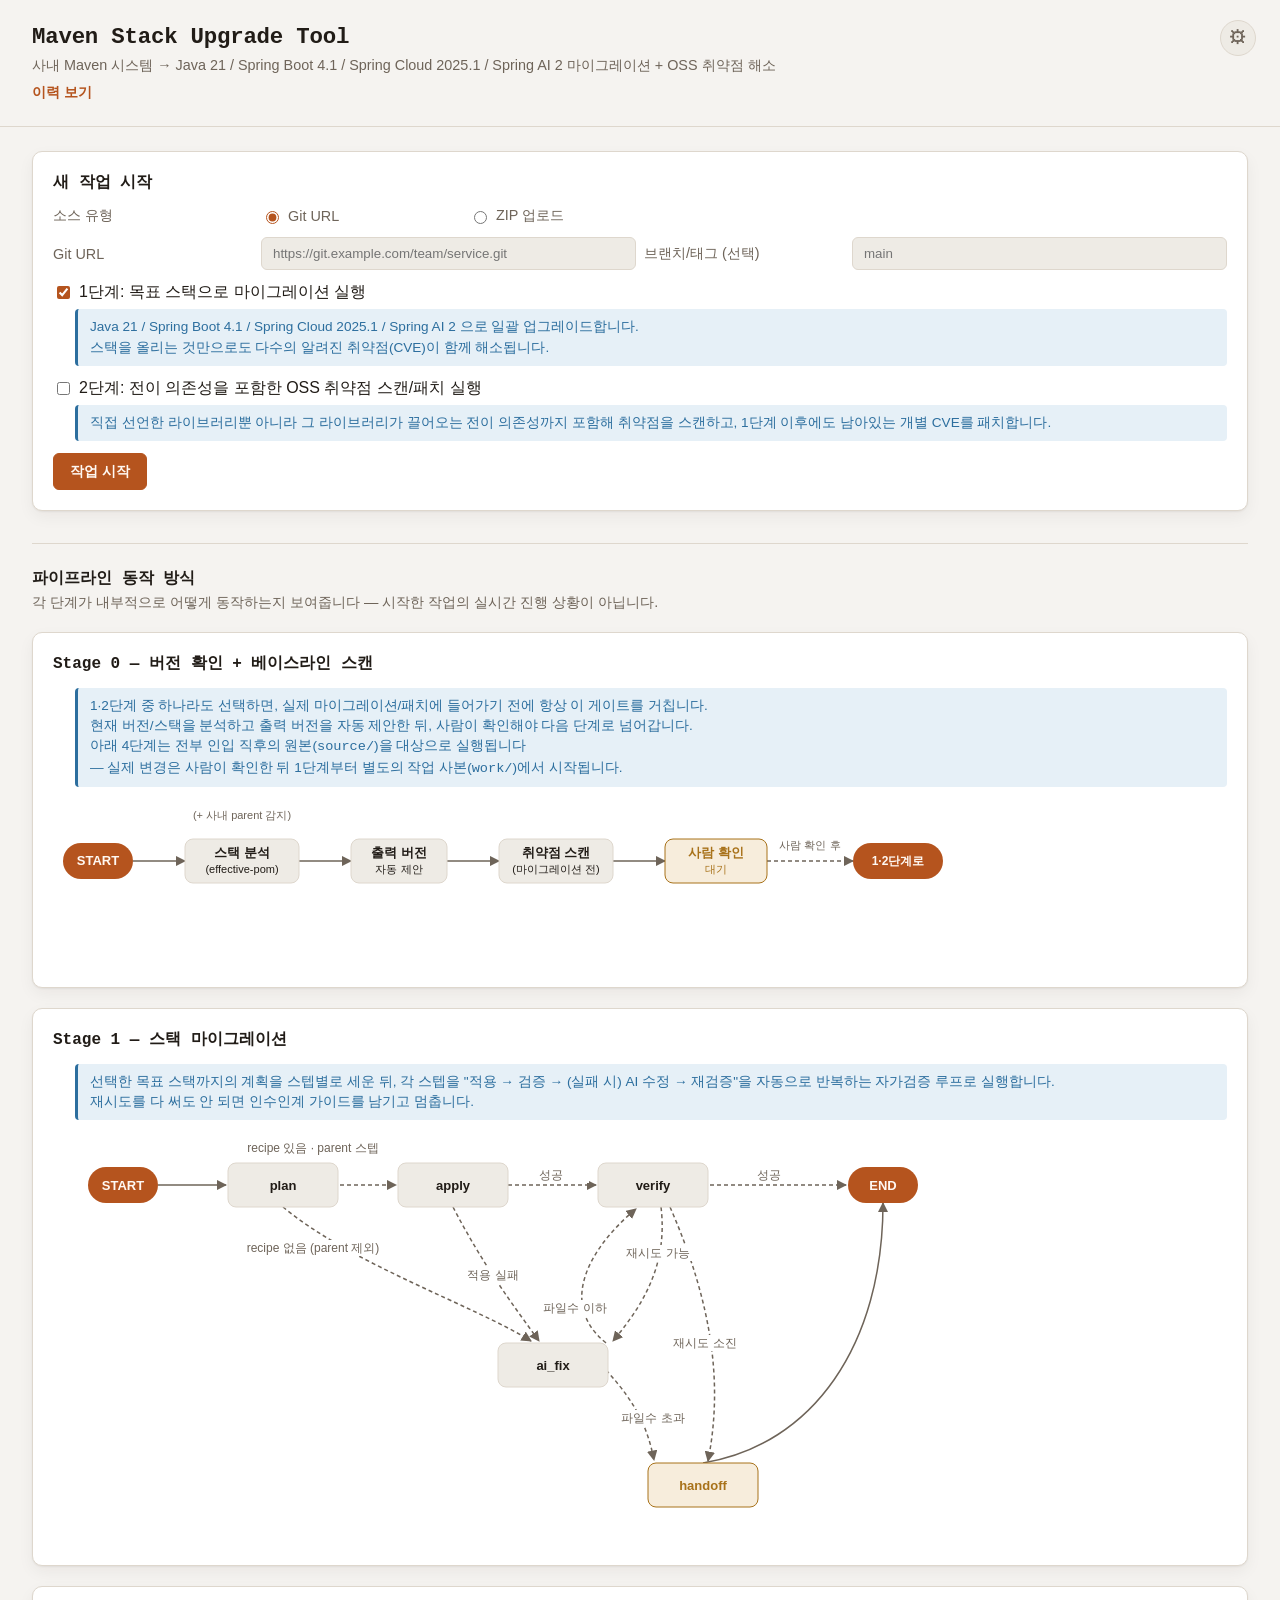
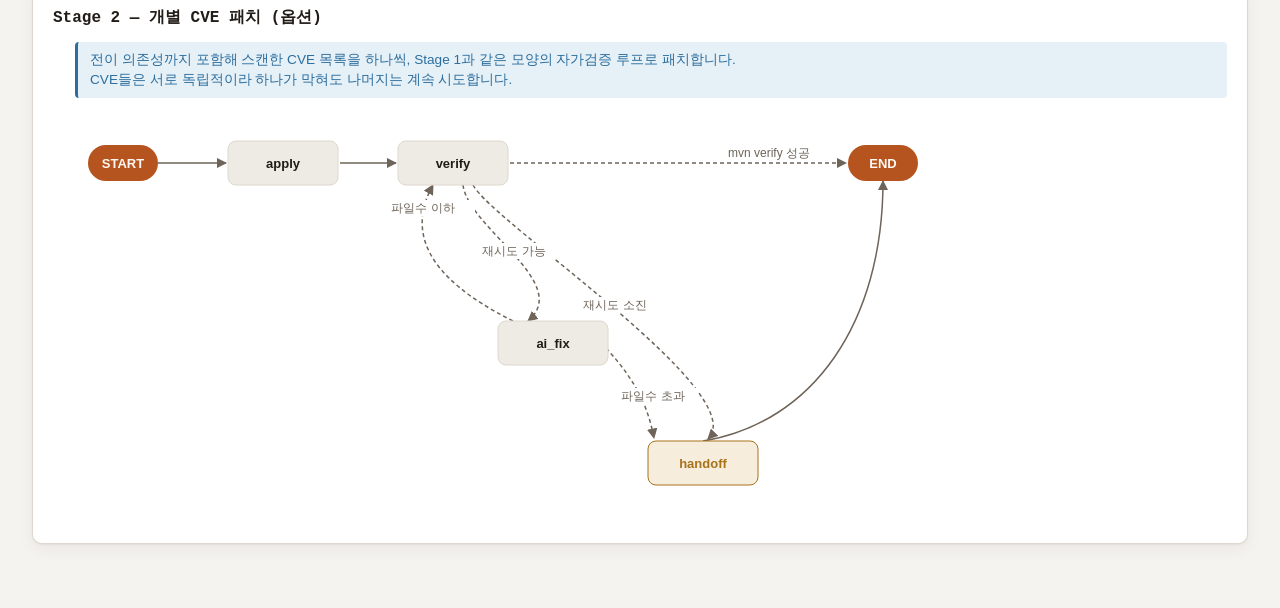
<file: frontend/index.html>
<!DOCTYPE html>
<html lang="ko">
<head>
  <meta charset="UTF-8" />
  <meta name="viewport" content="width=device-width, initial-scale=1.0" />
  <title>Maven Stack Upgrade Tool</title>
  <link rel="stylesheet" href="assets/app.css" />
</head>
<body>
  <header>
    <h1>Maven Stack Upgrade Tool</h1>
    <p class="subtitle">사내 Maven 시스템 &rarr; Java 21 / Spring Boot 4.1 / Spring Cloud 2025.1 / Spring AI 2 마이그레이션 + OSS 취약점 해소</p>
    <nav class="page-nav"><a href="history.html">이력 보기</a></nav>
  </header>

  <main>
    <section id="job-form-panel" class="card">
      <h2>새 작업 시작</h2>
      <form id="job-form">
        <div class="field-row">
          <span class="label">소스 유형</span>
          <label class="radio-label"><input type="radio" name="source-type" value="git" checked /> Git URL</label>
          <label class="radio-label"><input type="radio" name="source-type" value="zip" /> ZIP 업로드</label>
        </div>

        <div class="field-row" id="git-fields">
          <label for="git-url">Git URL</label>
          <input id="git-url" type="text" placeholder="https://git.example.com/team/service.git" />
          <label for="git-ref">브랜치/태그 (선택)</label>
          <input id="git-ref" type="text" placeholder="main" />
        </div>

        <div class="field-row hidden" id="zip-fields">
          <label for="zip-file">ZIP 파일</label>
          <input id="zip-file" type="file" accept=".zip" />
        </div>

        <div class="stage-option">
          <label class="checkbox-label"><input id="run-stage1" type="checkbox" checked /> 1단계: 목표 스택으로 마이그레이션 실행</label>
          <p class="field-hint">Java 21 / Spring Boot 4.1 / Spring Cloud 2025.1 / Spring AI 2 으로 일괄 업그레이드합니다. <br/>스택을 올리는 것만으로도 다수의 알려진 취약점(CVE)이 함께 해소됩니다.</p>
        </div>
        <div class="stage-option">
          <label class="checkbox-label"><input id="run-stage2" type="checkbox" /> 2단계: 전이 의존성을 포함한 OSS 취약점 스캔/패치 실행</label>
          <p class="field-hint">직접 선언한 라이브러리뿐 아니라 그 라이브러리가 끌어오는 전이 의존성까지 포함해 취약점을 스캔하고, 1단계 이후에도 남아있는 개별 CVE를 패치합니다.</p>
        </div>

        <button type="submit" id="submit-btn">작업 시작</button>
      </form>
      <p id="form-error" class="error hidden"></p>
    </section>

    <div class="section-divider">
      <h2>파이프라인 동작 방식</h2>
      <p class="subtitle">각 단계가 내부적으로 어떻게 동작하는지 보여줍니다 — 시작한 작업의 실시간 진행 상황이 아닙니다.</p>
    </div>

    <section id="stage0-overview" class="card">
      <h2>Stage 0 — 버전 확인 + 베이스라인 스캔</h2>
      <p class="field-hint">
        1·2단계 중 하나라도 선택하면, 실제 마이그레이션/패치에 들어가기 전에 항상 이 게이트를 거칩니다. <br/>
        현재 버전/스택을 분석하고 출력 버전을 자동 제안한 뒤, 사람이 확인해야 다음 단계로 넘어갑니다. <br/>
        아래 4단계는 전부 인입 직후의 원본(<code>source/</code>)을 대상으로 실행됩니다 <br/>
        — 실제 변경은 사람이 확인한 뒤 1단계부터 별도의 작업 사본(<code>work/</code>)에서 시작됩니다.
      </p>
      <div class="langgraph-diagram">
        <svg viewBox="0 20 900 180" role="img" aria-label="Stage 0: START에서 스택 분석(이때 사내 parent POM 감지도 함께 일어남), 출력 버전 제안, 취약점 스캔을 순서대로 거친 뒤 사람 확인을 기다렸다가 1·2단계로 넘어간다">
          <defs>
            <marker id="lg0-arrow" viewBox="0 0 10 10" refX="9" refY="5" markerWidth="7" markerHeight="7" orient="auto-start-reverse">
              <path d="M0,0 L10,5 L0,10 z" fill="var(--text-muted)" />
            </marker>
          </defs>

          <g fill="none" stroke="var(--text-muted)" stroke-width="1.5" marker-end="url(#lg0-arrow)">
            <line x1="80" y1="94" x2="132" y2="94" />
            <line x1="246" y1="94" x2="298" y2="94" />
            <line x1="394" y1="94" x2="446" y2="94" />
            <line x1="560" y1="94" x2="612" y2="94" />
            <line x1="714" y1="94" x2="800" y2="94" stroke-dasharray="4 3" />
          </g>

          <g font-size="11" fill="var(--text-muted)" text-anchor="middle">
            <rect x="719" y="70" width="76" height="16" fill="var(--bg-card)" />
            <text x="757" y="82">사람 확인 후</text>
            <rect x="126" y="40" width="126" height="16" fill="var(--bg-card)" />
            <text x="189" y="52">(+ 사내 parent 감지)</text>
          </g>

          <g font-size="13" font-weight="600" text-anchor="middle">
            <rect x="10" y="76" width="70" height="36" rx="18" fill="var(--accent)" />
            <text x="45" y="98" fill="var(--accent-contrast)">START</text>

            <rect x="132" y="72" width="114" height="44" rx="8" fill="var(--bg-sunken)" stroke="var(--border)" />
            <text fill="var(--text)"><tspan x="189" y="90">스택 분석</tspan><tspan x="189" y="106" font-weight="400" font-size="11">(effective-pom)</tspan></text>

            <rect x="298" y="72" width="96" height="44" rx="8" fill="var(--bg-sunken)" stroke="var(--border)" />
            <text fill="var(--text)"><tspan x="346" y="90">출력 버전</tspan><tspan x="346" y="106" font-weight="400" font-size="11">자동 제안</tspan></text>

            <rect x="446" y="72" width="114" height="44" rx="8" fill="var(--bg-sunken)" stroke="var(--border)" />
            <text fill="var(--text)"><tspan x="503" y="90">취약점 스캔</tspan><tspan x="503" y="106" font-weight="400" font-size="11">(마이그레이션 전)</tspan></text>

            <rect x="612" y="72" width="102" height="44" rx="8" fill="var(--warning-bg)" stroke="var(--warning)" />
            <text fill="var(--warning)"><tspan x="663" y="90">사람 확인</tspan><tspan x="663" y="106" font-weight="400" font-size="11">대기</tspan></text>

            <rect x="800" y="76" width="90" height="36" rx="18" fill="var(--accent)" />
            <text x="845" y="98" fill="var(--accent-contrast)" font-size="12">1·2단계로</text>
          </g>
        </svg>
      </div>
    </section>

    <section id="stage1-overview" class="card">
      <h2>Stage 1 — 스택 마이그레이션</h2>
      <p class="field-hint">
        선택한 목표 스택까지의 계획을 스텝별로 세운 뒤, 각 스텝을 "적용 → 검증 → (실패 시) AI 수정 → 재검증"을 자동으로 반복하는 자가검증 루프로 실행합니다. <br/>
        재시도를 다 써도 안 되면 인수인계 가이드를 남기고 멈춥니다.
      </p>
      <div class="langgraph-diagram">
        <svg viewBox="0 75 900 425" role="img" aria-label="Stage 1 LangGraph: START에서 plan을 거쳐 apply/verify/ai_fix를 오가며 성공 시 END, 재시도 소진 시 handoff를 거쳐 END로 간다">
          <defs>
            <marker id="lg1-arrow" viewBox="0 0 10 10" refX="9" refY="5" markerWidth="7" markerHeight="7" orient="auto-start-reverse">
              <path d="M0,0 L10,5 L0,10 z" fill="var(--text-muted)" />
            </marker>
          </defs>

          <g fill="none" stroke="var(--text-muted)" stroke-width="1.5" marker-end="url(#lg1-arrow)">
            <line x1="105" y1="140" x2="173" y2="140" />
            <line x1="287" y1="140" x2="343" y2="140" stroke-dasharray="4 3" />
            <path d="M230,162 C 300,220 420,260 478,296" stroke-dasharray="4 3" />
            <line x1="455" y1="140" x2="543" y2="140" stroke-dasharray="4 3" />
            <path d="M400,162 C 430,220 460,260 486,296" stroke-dasharray="4 3" />
            <line x1="657" y1="140" x2="793" y2="140" stroke-dasharray="4 3" />
            <path d="M608,162 C 615,220 590,260 560,296" stroke-dasharray="4 3" />
            <path d="M553,298 C 500,255 545,195 583,164" stroke-dasharray="4 3" />
            <path d="M617,162 C 660,260 670,340 655,416" stroke-dasharray="4 3" />
            <path d="M553,325 C 585,360 595,385 601,415" stroke-dasharray="4 3" />
            <path d="M650,418 C 760,400 830,300 830,158" />
          </g>

          <g font-size="12" fill="var(--text-muted)" text-anchor="middle">
            <g><rect x="187" y="95" width="146" height="16" fill="var(--bg-card)" /><text x="260" y="107">recipe 있음 · parent 스텝</text></g>
            <g><rect x="175" y="195" width="170" height="16" fill="var(--bg-card)" /><text x="260" y="207">recipe 없음 (parent 제외)</text></g>
            <g><rect x="460" y="122" width="76" height="16" fill="var(--bg-card)" /><text x="498" y="134">성공</text></g>
            <g><rect x="402" y="222" width="76" height="16" fill="var(--bg-card)" /><text x="440" y="234">적용 실패</text></g>
            <g><rect x="678" y="122" width="76" height="16" fill="var(--bg-card)" /><text x="716" y="134">성공</text></g>
            <g><rect x="470" y="255" width="104" height="16" fill="var(--bg-card)" /><text x="522" y="267">파일수 이하</text></g>
            <g><rect x="560" y="200" width="90" height="16" fill="var(--bg-card)" /><text x="605" y="212">재시도 가능</text></g>
            <g><rect x="600" y="290" width="104" height="16" fill="var(--bg-card)" /><text x="652" y="302">재시도 소진</text></g>
            <g><rect x="555" y="365" width="90" height="16" fill="var(--bg-card)" /><text x="600" y="377">파일수 초과</text></g>
          </g>

          <g font-size="13" font-weight="600" text-anchor="middle">
            <rect x="35" y="122" width="70" height="36" rx="18" fill="var(--accent)" />
            <text x="70" y="145" fill="var(--accent-contrast)">START</text>

            <rect x="175" y="118" width="110" height="44" rx="8" fill="var(--bg-sunken)" stroke="var(--border)" />
            <text x="230" y="145" fill="var(--text)">plan</text>

            <rect x="345" y="118" width="110" height="44" rx="8" fill="var(--bg-sunken)" stroke="var(--border)" />
            <text x="400" y="145" fill="var(--text)">apply</text>

            <rect x="545" y="118" width="110" height="44" rx="8" fill="var(--bg-sunken)" stroke="var(--border)" />
            <text x="600" y="145" fill="var(--text)">verify</text>

            <rect x="795" y="122" width="70" height="36" rx="18" fill="var(--accent)" />
            <text x="830" y="145" fill="var(--accent-contrast)">END</text>

            <rect x="445" y="298" width="110" height="44" rx="8" fill="var(--bg-sunken)" stroke="var(--border)" />
            <text x="500" y="325" fill="var(--text)">ai_fix</text>

            <rect x="595" y="418" width="110" height="44" rx="8" fill="var(--warning-bg)" stroke="var(--warning)" />
            <text x="650" y="445" fill="var(--warning)">handoff</text>
          </g>
        </svg>
      </div>
    </section>

    <section id="stage2-overview" class="card">
      <h2>Stage 2 — 개별 CVE 패치 (옵션)</h2>
      <p class="field-hint">
        전이 의존성까지 포함해 스캔한 CVE 목록을 하나씩, Stage 1과 같은 모양의 자가검증 루프로 패치합니다. <br/>
        CVE들은 서로 독립적이라 하나가 막혀도 나머지는 계속 시도합니다.</p>
      <div class="langgraph-diagram">
        <svg viewBox="0 75 900 425" role="img" aria-label="Stage 2 LangGraph: START에서 apply를 거쳐 verify로, 실패 시 ai_fix와 오가다가 재시도 소진 시 handoff를 거쳐 END로 간다">
          <defs>
            <marker id="lg2-arrow" viewBox="0 0 10 10" refX="9" refY="5" markerWidth="7" markerHeight="7" orient="auto-start-reverse">
              <path d="M0,0 L10,5 L0,10 z" fill="var(--text-muted)" />
            </marker>
          </defs>

          <g fill="none" stroke="var(--text-muted)" stroke-width="1.5" marker-end="url(#lg2-arrow)">
            <line x1="105" y1="140" x2="173" y2="140" />
            <line x1="287" y1="140" x2="343" y2="140" />
            <line x1="457" y1="140" x2="793" y2="140" stroke-dasharray="4 3" />
            <path d="M410,162 C 415,205 520,260 475,298" stroke-dasharray="4 3" />
            <path d="M460,298 C 370,253 355,207 380,162" stroke-dasharray="4 3" />
            <path d="M420,162 C 440,200 700,370 655,416" stroke-dasharray="4 3" />
            <path d="M553,325 C 585,360 595,385 601,415" stroke-dasharray="4 3" />
            <path d="M650,418 C 760,400 830,300 830,158" />
          </g>

          <g font-size="12" fill="var(--text-muted)" text-anchor="middle">
            <g><rect x="656" y="122" width="120" height="16" fill="var(--bg-card)" /><text x="716" y="134">mvn verify 성공</text></g>
            <g><rect x="318" y="177" width="104" height="16" fill="var(--bg-card)" /><text x="370" y="189">파일수 이하</text></g>
            <g><rect x="416" y="220" width="90" height="16" fill="var(--bg-card)" /><text x="461" y="232">재시도 가능</text></g>
            <g><rect x="510" y="274" width="104" height="16" fill="var(--bg-card)" /><text x="562" y="286">재시도 소진</text></g>
            <g><rect x="555" y="365" width="90" height="16" fill="var(--bg-card)" /><text x="600" y="377">파일수 초과</text></g>
          </g>

          <g font-size="13" font-weight="600" text-anchor="middle">
            <rect x="35" y="122" width="70" height="36" rx="18" fill="var(--accent)" />
            <text x="70" y="145" fill="var(--accent-contrast)">START</text>

            <rect x="175" y="118" width="110" height="44" rx="8" fill="var(--bg-sunken)" stroke="var(--border)" />
            <text x="230" y="145" fill="var(--text)">apply</text>

            <rect x="345" y="118" width="110" height="44" rx="8" fill="var(--bg-sunken)" stroke="var(--border)" />
            <text x="400" y="145" fill="var(--text)">verify</text>

            <rect x="795" y="122" width="70" height="36" rx="18" fill="var(--accent)" />
            <text x="830" y="145" fill="var(--accent-contrast)">END</text>

            <rect x="445" y="298" width="110" height="44" rx="8" fill="var(--bg-sunken)" stroke="var(--border)" />
            <text x="500" y="325" fill="var(--text)">ai_fix</text>

            <rect x="595" y="418" width="110" height="44" rx="8" fill="var(--warning-bg)" stroke="var(--warning)" />
            <text x="650" y="445" fill="var(--warning)">handoff</text>
          </g>
        </svg>
      </div>
    </section>
  </main>

  <script src="assets/common.js"></script>
  <script src="assets/app.js"></script>
</body>
</html>
</file>
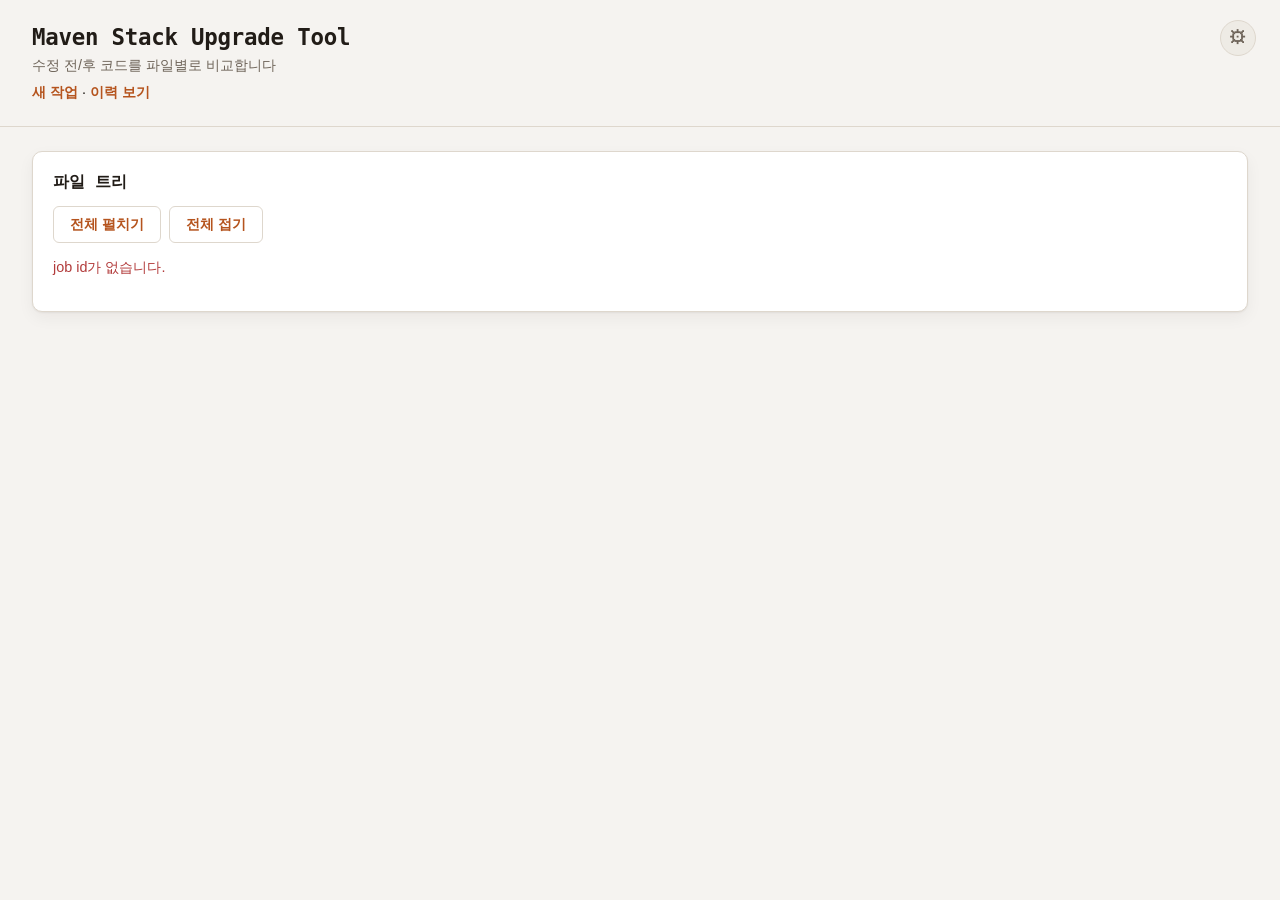
<file: frontend/files.html>
<!DOCTYPE html>
<html lang="ko">
<head>
  <meta charset="UTF-8" />
  <meta name="viewport" content="width=device-width, initial-scale=1.0" />
  <title>파일 보기 - Maven Stack Upgrade Tool</title>
  <link rel="stylesheet" href="assets/vendor/jstree/themes/default/style.min.css" />
  <link rel="stylesheet" href="assets/app.css" />
</head>
<body>
  <header>
    <h1>Maven Stack Upgrade Tool</h1>
    <p class="subtitle">수정 전/후 코드를 파일별로 비교합니다</p>
    <nav class="page-nav"><a href="index.html">새 작업</a> · <a href="history.html">이력 보기</a></nav>
  </header>

  <main class="files-layout">
    <section id="tree-panel" class="card">
      <h2>파일 트리</h2>
      <div class="artifact-buttons">
        <button type="button" id="expand-all-btn" class="secondary">전체 펼치기</button>
        <button type="button" id="collapse-all-btn" class="secondary">전체 접기</button>
      </div>
      <p id="tree-error" class="error hidden"></p>
      <div id="file-tree"></div>
    </section>
    <section id="file-viewer-panel" class="card hidden">
      <h2 id="file-viewer-title"></h2>
      <div class="split-view">
        <div class="split-pane">
          <h3>수정 전</h3>
          <pre id="file-before"></pre>
        </div>
        <div class="split-pane">
          <h3>수정 후</h3>
          <pre id="file-after"></pre>
        </div>
      </div>
    </section>
  </main>

  <script src="assets/vendor/jquery/jquery.min.js"></script>
  <script src="assets/vendor/jstree/jstree.min.js"></script>
  <script src="assets/common.js"></script>
  <script src="assets/files.js"></script>
</body>
</html>
</file>
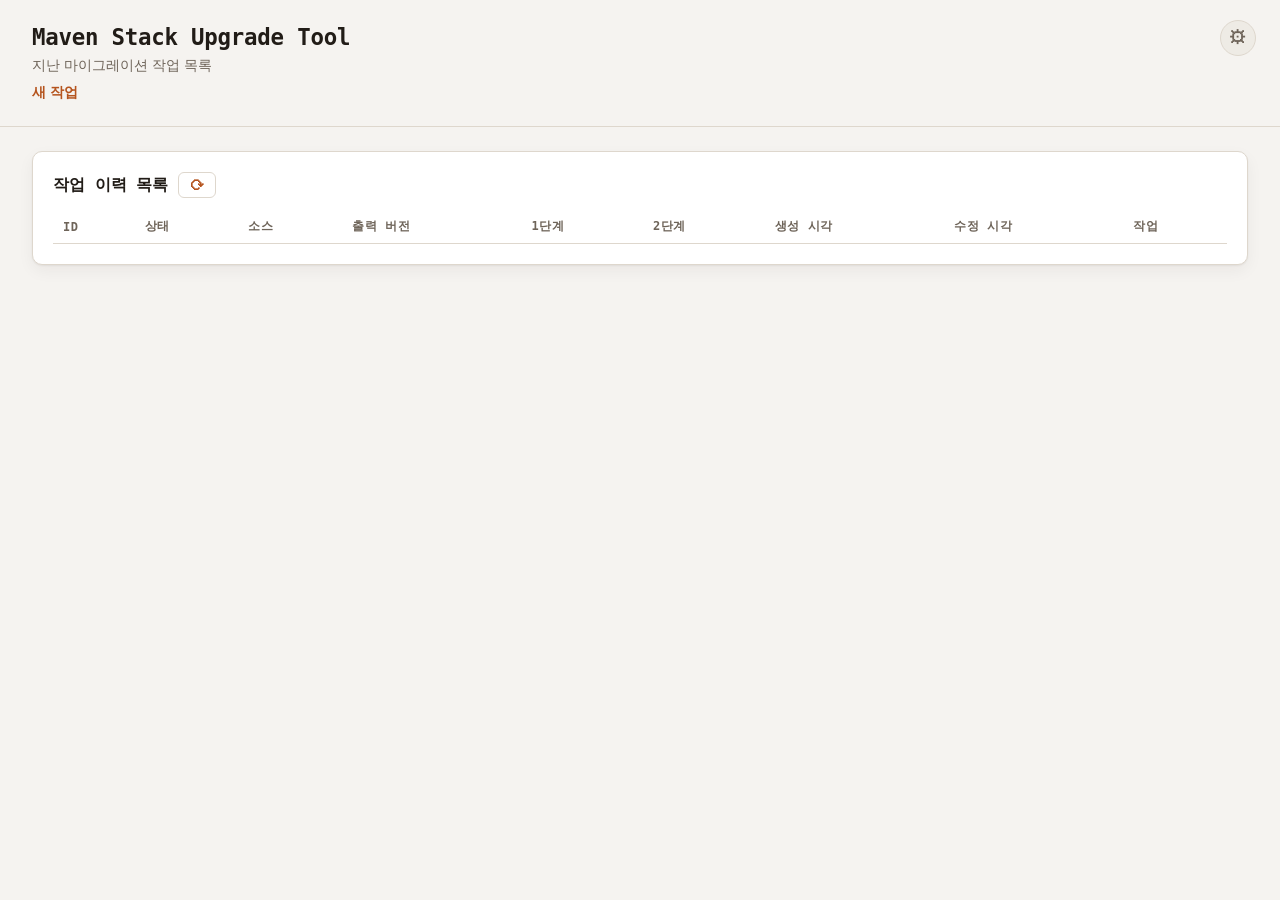
<file: frontend/history.html>
<!DOCTYPE html>
<html lang="ko">
<head>
  <meta charset="UTF-8" />
  <meta name="viewport" content="width=device-width, initial-scale=1.0" />
  <title>작업 이력 - Maven Stack Upgrade Tool</title>
  <link rel="stylesheet" href="assets/app.css" />
</head>
<body>
  <header>
    <h1>Maven Stack Upgrade Tool</h1>
    <p class="subtitle">지난 마이그레이션 작업 목록</p>
    <nav class="page-nav"><a href="index.html">새 작업</a></nav>
  </header>

  <main>
    <section id="jobs-panel" class="card">
      <div class="panel-header">
        <h2>작업 이력 목록</h2>
        <button type="button" id="refresh-jobs-btn" class="secondary icon-btn" title="새로고침">⟳</button>
      </div>
      <p id="jobs-error" class="error hidden"></p>
      <div class="table-scroll">
        <table id="jobs-table">
          <thead>
            <tr>
              <th>ID</th>
              <th>상태</th>
              <th>소스</th>
              <th>출력 버전</th>
              <th>1단계</th>
              <th>2단계</th>
              <th>생성 시각</th>
              <th>수정 시각</th>
              <th>작업</th>
            </tr>
          </thead>
          <tbody id="jobs-table-body"></tbody>
        </table>
      </div>
    </section>
  </main>

  <script src="assets/common.js"></script>
  <script src="assets/history.js"></script>
</body>
</html>
</file>
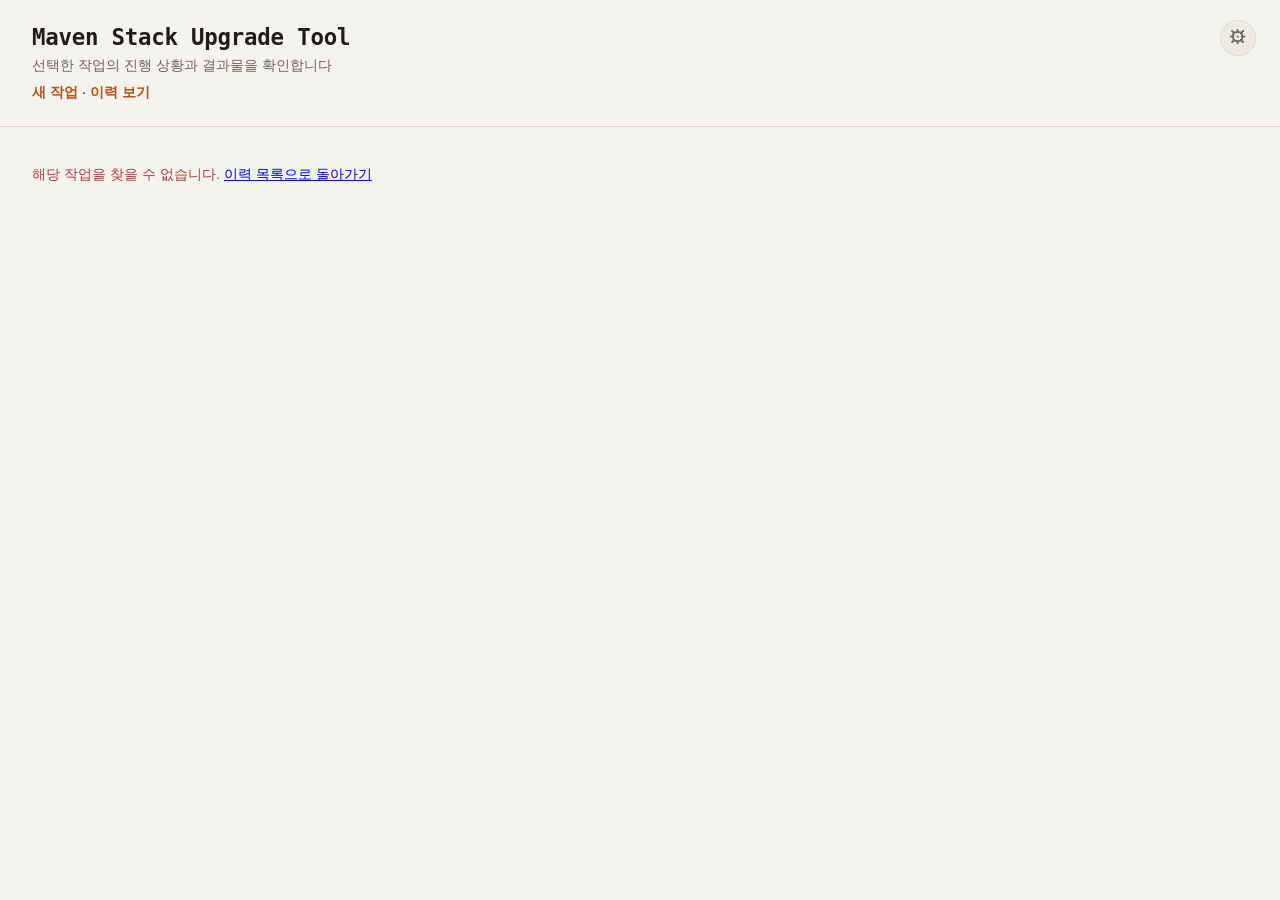
<file: frontend/job.html>
<!DOCTYPE html>
<html lang="ko">
<head>
  <meta charset="UTF-8" />
  <meta name="viewport" content="width=device-width, initial-scale=1.0" />
  <title>작업 상세 - Maven Stack Upgrade Tool</title>
  <link rel="stylesheet" href="assets/app.css" />
</head>
<body>
  <header>
    <h1>Maven Stack Upgrade Tool</h1>
    <p class="subtitle">선택한 작업의 진행 상황과 결과물을 확인합니다</p>
    <nav class="page-nav"><a href="index.html">새 작업</a> · <a href="history.html">이력 보기</a></nav>
  </header>

  <main>
    <p id="job-not-found" class="error hidden">
      해당 작업을 찾을 수 없습니다. <a href="history.html">이력 목록으로 돌아가기</a>
    </p>

    <section id="progress-panel" class="card hidden">
      <h2>진행 상황</h2>
      <div class="field-row">
        <span class="label">작업 ID</span>
        <code id="job-id-display"></code>
        <span id="status-badge" class="badge status-queued">queued</span>
        <button id="proceed-btn" type="button" class="hidden">2단계로 진행 (승인)</button>
        <button id="stop-btn" type="button" class="hidden">중지</button>
      </div>
      <div id="version-approval-panel" class="hidden">
        <p class="field-hint">
          감지된 현재 버전: <strong id="detected-current-version"></strong>
          · 제안된 출력 버전: <strong id="suggested-output-version"></strong>
        </p>
        <div class="field-row">
          <label for="confirm-version-input">적용할 출력 버전</label>
          <input id="confirm-version-input" type="text" />
          <button type="button" id="confirm-version-btn">확인하고 계속</button>
        </div>
        <div id="parent-version-field" class="field-row hidden">
          <label for="parent-target-version-input">사내 parent POM 목표 버전 (선택)</label>
          <input id="parent-target-version-input" type="text" />
        </div>
        <p id="parent-version-hint" class="field-hint hidden"></p>
      </div>
      <div id="log-list" class="log-list"></div>
    </section>

    <section id="analysis-panel" class="card hidden">
      <h2>분석</h2>
      <div id="stack-info" class="stack-info hidden">
        <div class="field-row"><span class="label">Java</span><span id="stack-java">-</span></div>
        <div class="field-row"><span class="label">Spring Boot</span><span id="stack-spring-boot">-</span></div>
        <div class="field-row"><span class="label">Spring Cloud</span><span id="stack-spring-cloud">-</span></div>
        <div class="field-row"><span class="label">Spring AI</span><span id="stack-spring-ai">-</span></div>
        <div id="detected-parent-row" class="field-row hidden">
          <span class="label">사내 parent POM</span>
          <span id="stack-detected-parent">-</span>
        </div>
      </div>
      <details id="vuln-baseline-section" class="vuln-details hidden">
        <summary>오픈소스 취약점 (마이그레이션 전) <span id="vuln-baseline-count" class="badge">0건</span></summary>
        <div class="table-scroll">
          <table id="vuln-baseline-table">
            <thead>
              <tr>
                <th>CVE</th>
                <th>패키지</th>
                <th>설치 버전</th>
                <th>수정 버전</th>
                <th>CVSS</th>
                <th>심각도</th>
              </tr>
            </thead>
            <tbody id="vuln-baseline-table-body"></tbody>
          </table>
        </div>
        <p id="vuln-baseline-empty" class="hidden">임계값 이상 취약점이 발견되지 않았습니다.</p>
      </details>
      <details id="vuln-post-stage1-section" class="vuln-details hidden">
        <summary>오픈소스 취약점 (마이그레이션 후) <span id="vuln-post-stage1-count" class="badge">0건</span></summary>
        <div class="table-scroll">
          <table id="vuln-post-stage1-table">
            <thead>
              <tr>
                <th>CVE</th>
                <th>패키지</th>
                <th>설치 버전</th>
                <th>수정 버전</th>
                <th>CVSS</th>
                <th>심각도</th>
              </tr>
            </thead>
            <tbody id="vuln-post-stage1-table-body"></tbody>
          </table>
        </div>
        <p id="vuln-post-stage1-empty" class="hidden">임계값 이상 취약점이 발견되지 않았습니다.</p>
      </details>
      <details id="vuln-section" class="vuln-details hidden">
        <summary>오픈소스 취약점 (2단계 패치 대상) <span id="vuln-count" class="badge">0건</span></summary>
        <div class="table-scroll">
          <table id="vuln-table">
            <thead>
              <tr>
                <th>CVE</th>
                <th>패키지</th>
                <th>설치 버전</th>
                <th>수정 버전</th>
                <th>CVSS</th>
                <th>심각도</th>
              </tr>
            </thead>
            <tbody id="vuln-table-body"></tbody>
          </table>
        </div>
        <p id="vuln-empty" class="hidden">임계값 이상 취약점이 발견되지 않았습니다.</p>
      </details>
      <details id="vuln-final-section" class="vuln-details hidden">
        <summary>오픈소스 취약점 (최종) <span id="vuln-final-count" class="badge">0건</span></summary>
        <div class="table-scroll">
          <table id="vuln-final-table">
            <thead>
              <tr>
                <th>CVE</th>
                <th>패키지</th>
                <th>설치 버전</th>
                <th>수정 버전</th>
                <th>CVSS</th>
                <th>심각도</th>
              </tr>
            </thead>
            <tbody id="vuln-final-table-body"></tbody>
          </table>
        </div>
        <p id="vuln-final-empty" class="hidden">임계값 이상 취약점이 발견되지 않았습니다.</p>
      </details>
    </section>

    <section id="artifacts-panel" class="card hidden">
      <h2>결과물</h2>
      <div class="artifact-buttons">
        <button id="view-diff-btn" type="button" disabled>diff 보기</button>
        <button id="view-report-btn" type="button" disabled>report 보기</button>
        <a id="view-files-link" href="#" class="link-button hidden">파일별로 보기</a>
      </div>
      <div id="handoff-list" class="artifact-buttons"></div>
      <button type="button" id="resume-stage1-btn" class="hidden secondary">인수인계 후 재개 (수동 수정 확인)</button>
      <div id="artifact-viewer" class="artifact-viewer hidden">
        <div class="artifact-viewer-toolbar">
          <span id="artifact-viewer-title"></span>
          <button id="copy-artifact-btn" type="button">복사</button>
          <button id="download-artifact-btn" type="button">다운로드</button>
        </div>
        <pre id="artifact-viewer-content"></pre>
      </div>
    </section>
  </main>

  <script src="assets/common.js"></script>
  <script src="assets/job-view.js"></script>
  <script src="assets/job.js"></script>
</body>
</html>
</file>
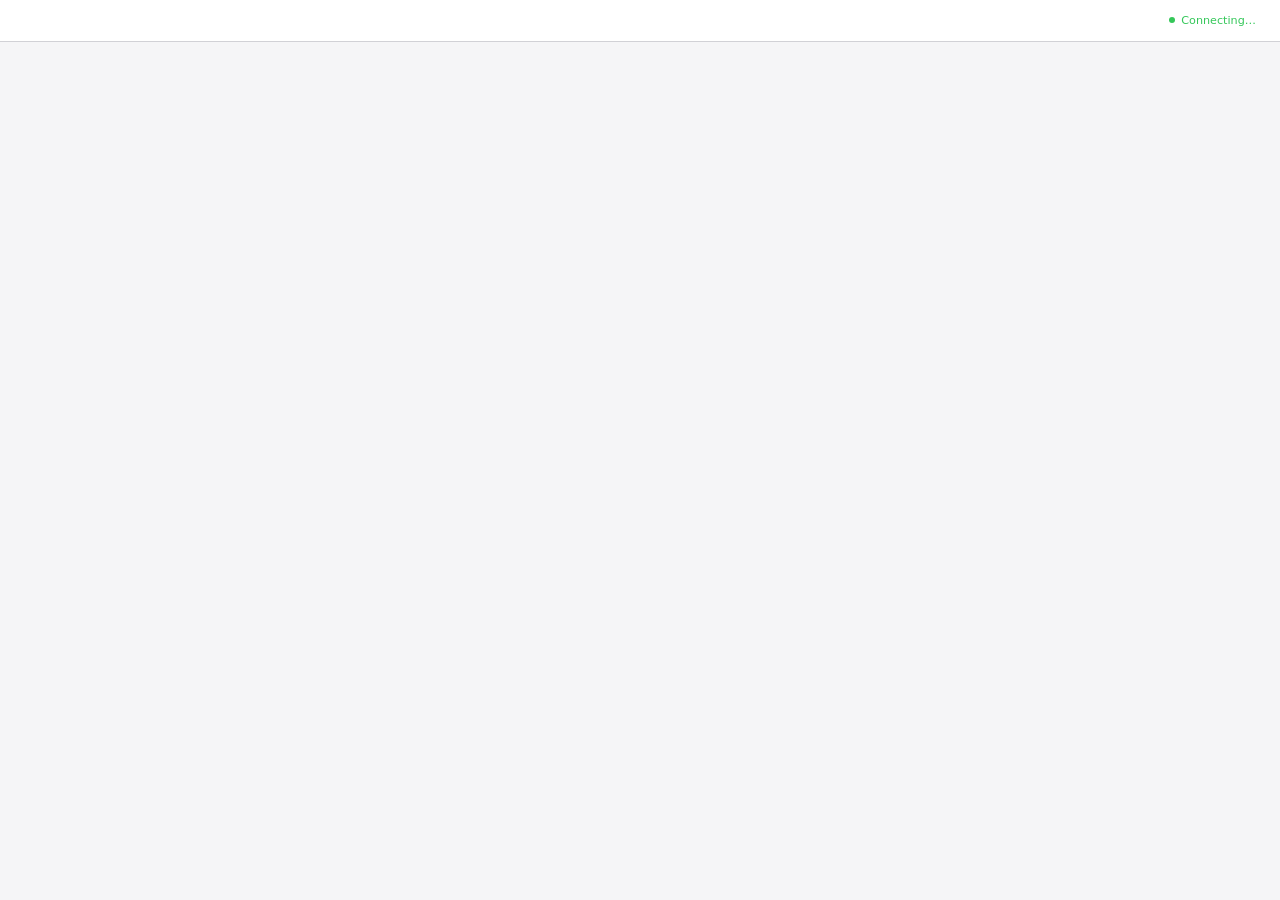
<file: .agents/skills/brainstorming/scripts/frame-template.html>
<!DOCTYPE html>
<html>
<head>
  <meta charset="utf-8">
  <title>Superpowers Brainstorming</title>
  <style>
    /*
     * BRAINSTORM COMPANION FRAME TEMPLATE
     *
     * This template provides a consistent frame with:
     * - OS-aware light/dark theming
     * - Header branding and connection status
     * - Scrollable main content area
     * - CSS helpers for common UI patterns
     *
     * Content is injected via placeholder comment in #frame-content.
     */

    * { box-sizing: border-box; margin: 0; padding: 0; }
    html, body { height: 100%; overflow: hidden; }

    /* ===== THEME VARIABLES ===== */
    :root {
      --bg-primary: #f5f5f7;
      --bg-secondary: #ffffff;
      --bg-tertiary: #e5e5e7;
      --border: #d1d1d6;
      --text-primary: #1d1d1f;
      --text-secondary: #86868b;
      --text-tertiary: #aeaeb2;
      --accent: #0071e3;
      --accent-hover: #0077ed;
      --success: #34c759;
      --warning: #ff9f0a;
      --error: #ff3b30;
      --selected-bg: #e8f4fd;
      --selected-border: #0071e3;
    }

    @media (prefers-color-scheme: dark) {
      :root {
        --bg-primary: #1d1d1f;
        --bg-secondary: #2d2d2f;
        --bg-tertiary: #3d3d3f;
        --border: #424245;
        --text-primary: #f5f5f7;
        --text-secondary: #86868b;
        --text-tertiary: #636366;
        --accent: #0a84ff;
        --accent-hover: #409cff;
        --selected-bg: rgba(10, 132, 255, 0.15);
        --selected-border: #0a84ff;
      }
    }

    body {
      font-family: system-ui, -apple-system, BlinkMacSystemFont, sans-serif;
      background: var(--bg-primary);
      color: var(--text-primary);
      display: flex;
      flex-direction: column;
      line-height: 1.5;
    }

    /* ===== FRAME STRUCTURE ===== */
    .brand { display: flex; align-items: center; min-width: 0; overflow: hidden; color: var(--text-secondary); line-height: 1; }
    .brand a { color: inherit; text-decoration: none; display: flex; align-items: center; gap: 0.5rem; min-width: 0; max-width: 100%; line-height: 1; }
    .brand-copy { display: block; min-width: 0; overflow: hidden; text-overflow: ellipsis; white-space: nowrap; line-height: 1; transform: translateY(-1px); }
    .brand-logo { display: block; height: 1em; width: auto; max-width: 180px; flex-shrink: 0; filter: invert(1); }
    @media (prefers-color-scheme: dark) {
      .brand-logo { filter: none; }
    }
    .status { font-size: 0.7rem; color: var(--status-color, var(--success)); display: flex; align-items: center; gap: 0.4rem; justify-self: end; white-space: nowrap; line-height: 1; }
    .status::before { content: ''; width: 6px; height: 6px; background: var(--status-color, var(--success)); border-radius: 50%; }

    .main { flex: 1; overflow-y: auto; }
    #frame-content { padding: 2rem; min-height: 100%; }

    .header {
      background: var(--bg-secondary);
      border-bottom: 1px solid var(--border);
      padding: 0.5rem 1.5rem;
      flex-shrink: 0;
      display: grid;
      grid-template-columns: minmax(0, 1fr) auto;
      align-items: center;
      gap: 1rem;
      min-height: 42px;
    }
    .header .brand { justify-self: start; width: 100%; font-size: 0.75rem; line-height: 1; }
    .header .status { grid-column: 2; line-height: 1; }
    .header span {
      font-size: 0.75rem;
      color: var(--text-secondary);
    }
    .header .selected-text {
      color: var(--accent);
      font-weight: 500;
    }

    /* ===== TYPOGRAPHY ===== */
    h2 { font-size: 1.5rem; font-weight: 600; margin-bottom: 0.5rem; }
    h3 { font-size: 1.1rem; font-weight: 600; margin-bottom: 0.25rem; }
    .subtitle { color: var(--text-secondary); margin-bottom: 1.5rem; }
    .section { margin-bottom: 2rem; }
    .label { font-size: 0.7rem; color: var(--text-secondary); text-transform: uppercase; letter-spacing: 0.05em; margin-bottom: 0.5rem; }

    /* ===== OPTIONS (for A/B/C choices) ===== */
    .options { display: flex; flex-direction: column; gap: 0.75rem; }
    .option {
      background: var(--bg-secondary);
      border: 2px solid var(--border);
      border-radius: 12px;
      padding: 1rem 1.25rem;
      cursor: pointer;
      transition: all 0.15s ease;
      display: flex;
      align-items: flex-start;
      gap: 1rem;
    }
    .option:hover { border-color: var(--accent); }
    .option.selected { background: var(--selected-bg); border-color: var(--selected-border); }
    .option .letter {
      background: var(--bg-tertiary);
      color: var(--text-secondary);
      width: 1.75rem; height: 1.75rem;
      border-radius: 6px;
      display: flex; align-items: center; justify-content: center;
      font-weight: 600; font-size: 0.85rem; flex-shrink: 0;
    }
    .option.selected .letter { background: var(--accent); color: white; }
    .option .content { flex: 1; }
    .option .content h3 { font-size: 0.95rem; margin-bottom: 0.15rem; }
    .option .content p { color: var(--text-secondary); font-size: 0.85rem; margin: 0; }

    /* ===== CARDS (for showing designs/mockups) ===== */
    .cards { display: grid; grid-template-columns: repeat(auto-fit, minmax(280px, 1fr)); gap: 1rem; }
    .card {
      background: var(--bg-secondary);
      border: 1px solid var(--border);
      border-radius: 12px;
      overflow: hidden;
      cursor: pointer;
      transition: all 0.15s ease;
    }
    .card:hover { border-color: var(--accent); transform: translateY(-2px); box-shadow: 0 4px 12px rgba(0,0,0,0.1); }
    .card.selected { border-color: var(--selected-border); border-width: 2px; }
    .card-image { background: var(--bg-tertiary); aspect-ratio: 16/10; display: flex; align-items: center; justify-content: center; }
    .card-body { padding: 1rem; }
    .card-body h3 { margin-bottom: 0.25rem; }
    .card-body p { color: var(--text-secondary); font-size: 0.85rem; }

    /* ===== MOCKUP CONTAINER ===== */
    .mockup {
      background: var(--bg-secondary);
      border: 1px solid var(--border);
      border-radius: 12px;
      overflow: hidden;
      margin-bottom: 1.5rem;
    }
    .mockup-header {
      background: var(--bg-tertiary);
      padding: 0.5rem 1rem;
      font-size: 0.75rem;
      color: var(--text-secondary);
      border-bottom: 1px solid var(--border);
    }
    .mockup-body { padding: 1.5rem; }

    /* ===== SPLIT VIEW (side-by-side comparison) ===== */
    .split { display: grid; grid-template-columns: 1fr 1fr; gap: 1.5rem; }
    @media (max-width: 700px) { .split { grid-template-columns: 1fr; } }

    /* ===== PROS/CONS ===== */
    .pros-cons { display: grid; grid-template-columns: 1fr 1fr; gap: 1rem; margin: 1rem 0; }
    .pros, .cons { background: var(--bg-secondary); border-radius: 8px; padding: 1rem; }
    .pros h4 { color: var(--success); font-size: 0.85rem; margin-bottom: 0.5rem; }
    .cons h4 { color: var(--error); font-size: 0.85rem; margin-bottom: 0.5rem; }
    .pros ul, .cons ul { margin-left: 1.25rem; font-size: 0.85rem; color: var(--text-secondary); }
    .pros li, .cons li { margin-bottom: 0.25rem; }

    /* ===== PLACEHOLDER (for mockup areas) ===== */
    .placeholder {
      background: var(--bg-tertiary);
      border: 2px dashed var(--border);
      border-radius: 8px;
      padding: 2rem;
      text-align: center;
      color: var(--text-tertiary);
    }

    /* ===== INLINE MOCKUP ELEMENTS ===== */
    .mock-nav { background: var(--accent); color: white; padding: 0.75rem 1rem; display: flex; gap: 1.5rem; font-size: 0.9rem; }
    .mock-sidebar { background: var(--bg-tertiary); padding: 1rem; min-width: 180px; }
    .mock-content { padding: 1.5rem; flex: 1; }
    .mock-button { background: var(--accent); color: white; border: none; padding: 0.5rem 1rem; border-radius: 6px; font-size: 0.85rem; }
    .mock-input { background: var(--bg-primary); border: 1px solid var(--border); border-radius: 6px; padding: 0.5rem; width: 100%; }
  </style>
</head>
<body>
  <div class="header">
    <!-- BRANDING -->
    <div class="status">Connecting…</div>
  </div>

  <div class="main">
    <div id="frame-content">
      <!-- CONTENT -->
    </div>
  </div>

</body>
</html>
</file>
<file: frontend/assets/app.css>
:root {
  color-scheme: light dark;
  --font-mono: ui-monospace, "Cascadia Code", "JetBrains Mono", Menlo, Consolas, monospace;

  --border: #ded7cd;
  --bg-card: #ffffff;
  --bg-page: #f5f3f0;
  --bg-sunken: #eeebe5;
  --text: #211c17;
  --text-muted: #6e6459;

  --accent: #b5541e;
  --accent-strong: #93430f;
  --accent-contrast: #fff8f2;

  --success: #2f7a4d;
  --success-bg: #e7f3ec;
  --warning: #a8721a;
  --warning-bg: #f7eddc;
  --danger: #b23b3b;
  --danger-bg: #f9e9e8;
  --info: #2c6e9e;
  --info-bg: #e6f0f7;

  --shadow: 0 1px 2px rgba(33, 28, 23, 0.06), 0 6px 16px rgba(33, 28, 23, 0.05);
  --select-arrow: url("data:image/svg+xml,%3Csvg xmlns='http://www.w3.org/2000/svg' width='10' height='6'%3E%3Cpath d='M0 0l5 6 5-6z' fill='%236e6459'/%3E%3C/svg%3E");
}

@media (prefers-color-scheme: dark) {
  :root {
    --border: #3a322a;
    --bg-card: #221c17;
    --bg-page: #17130f;
    --bg-sunken: #1c1712;
    --text: #f1ece4;
    --text-muted: #a89b8a;

    --accent: #e08a4a;
    --accent-strong: #f0a469;
    --accent-contrast: #1c1109;

    --success: #6fcb92;
    --success-bg: #1c2e22;
    --warning: #e3b158;
    --warning-bg: #332715;
    --danger: #e8837a;
    --danger-bg: #33201d;
    --info: #79b8e6;
    --info-bg: #182733;

    --shadow: 0 1px 2px rgba(0, 0, 0, 0.3), 0 8px 20px rgba(0, 0, 0, 0.35);
    --select-arrow: url("data:image/svg+xml,%3Csvg xmlns='http://www.w3.org/2000/svg' width='10' height='6'%3E%3Cpath d='M0 0l5 6 5-6z' fill='%23a89b8a'/%3E%3C/svg%3E");
  }
}

* {
  box-sizing: border-box;
}

body {
  margin: 0;
  font-family: -apple-system, "Segoe UI", Roboto, sans-serif;
  background: var(--bg-page);
  color: var(--text);
}

header {
  position: relative;
  padding: 24px 64px 24px 32px;
  border-bottom: 1px solid var(--border);
}

header h1 {
  font-family: var(--font-mono);
  font-size: 1.4rem;
  font-weight: 700;
  letter-spacing: -0.01em;
  margin: 0 0 6px;
}

.settings-btn {
  position: absolute;
  top: 20px;
  right: 24px;
  width: 36px;
  height: 36px;
  padding: 0;
  border-radius: 50%;
  background: var(--bg-sunken);
  color: var(--text-muted);
  border: 1px solid var(--border);
  font-size: 1.1rem;
  line-height: 1;
}

.settings-btn:hover {
  color: var(--accent);
  border-color: var(--accent);
}

.modal-overlay {
  position: fixed;
  inset: 0;
  background: rgba(0, 0, 0, 0.4);
  display: flex;
  align-items: center;
  justify-content: center;
  z-index: 1000;
}

.modal {
  background: var(--bg-card);
  border: 1px solid var(--border);
  border-radius: 12px;
  padding: 20px;
  width: 90%;
  max-width: 420px;
  box-shadow: var(--shadow);
}

.modal h2 {
  font-family: var(--font-mono);
  margin-top: 0;
  font-size: 1rem;
}

.modal-wide {
  max-width: 940px;
  max-height: 85vh;
  overflow-y: auto;
}

.modal h3 {
  font-family: var(--font-mono);
  font-size: 0.85rem;
  color: var(--text-muted);
  margin: 20px 0 8px;
}

.langgraph-diagram {
  overflow-x: auto;
}

.langgraph-diagram svg {
  width: 900px;
  height: auto;
  display: block;
}

.help-btn {
  border-radius: 999px;
  width: 28px;
  padding: 0;
  text-align: center;
}

.modal-section-heading {
  font-family: var(--font-mono);
  font-size: 0.78rem;
  letter-spacing: 0.04em;
  text-transform: uppercase;
  color: var(--text-muted);
  margin: 20px 0 12px;
  padding-top: 16px;
  border-top: 1px solid var(--border);
}

.modal-close-row {
  display: flex;
  justify-content: flex-end;
  margin-top: 8px;
}

.subtitle {
  margin: 0;
  color: var(--text-muted);
  font-size: 0.9rem;
}

.page-nav {
  margin-top: 8px;
  font-size: 0.9rem;
}

.page-nav a {
  color: var(--accent);
  font-weight: 600;
  text-decoration: none;
}

.page-nav a:hover {
  text-decoration: underline;
}

main {
  padding: 24px 32px 64px;
  display: flex;
  flex-direction: column;
  gap: 20px;
}

.card {
  background: var(--bg-card);
  border: 1px solid var(--border);
  border-radius: 10px;
  padding: 20px;
  box-shadow: var(--shadow);
}

.section-divider {
  margin-top: 12px;
  padding-top: 24px;
  border-top: 1px solid var(--border);
}

.section-divider h2 {
  font-family: var(--font-mono);
  font-size: 1rem;
  margin: 0 0 4px;
}

.card h2 {
  font-family: var(--font-mono);
  margin-top: 0;
  font-size: 1rem;
}

.panel-header {
  display: flex;
  align-items: center;
  gap: 10px;
}

.panel-header h2 {
  margin-bottom: 0;
}

.field-row {
  display: flex;
  flex-wrap: wrap;
  align-items: center;
  gap: 8px;
  margin-bottom: 12px;
}

.stage-option {
  margin-bottom: 12px;
}

.field-hint {
  margin: 6px 0 0 22px;
  padding: 8px 12px;
  background: var(--info-bg);
  color: var(--info);
  border-left: 3px solid var(--info);
  border-radius: 4px;
  font-size: 0.85rem;
  line-height: 1.5;
}

.field-row label,
.field-row .label {
  min-width: 200px;
  font-size: 0.9rem;
  color: var(--text-muted);
}

.field-row input[type="text"],
.field-row input[type="password"],
.field-row input[type="file"] {
  flex: 1;
  min-width: 200px;
  padding: 8px 11px;
  border: 1px solid var(--border);
  border-radius: 6px;
  background: var(--bg-sunken);
  color: var(--text);
}

.field-row input[type="text"]:focus,
.field-row input[type="password"]:focus {
  outline: 2px solid var(--accent);
  outline-offset: 1px;
  background: var(--bg-card);
}

.field-row select {
  flex: 1;
  min-width: 200px;
  padding: 8px 32px 8px 11px;
  border: 1px solid var(--border);
  border-radius: 6px;
  background-color: var(--bg-sunken);
  color: var(--text);
  font-family: inherit;
  font-size: 0.95rem;
  cursor: pointer;
  appearance: none;
  -webkit-appearance: none;
  background-image: var(--select-arrow);
  background-repeat: no-repeat;
  background-position: right 12px center;
}

.field-row select:focus {
  outline: 2px solid var(--accent);
  outline-offset: 1px;
  background-color: var(--bg-card);
}

.radio-label,
.checkbox-label {
  min-width: auto;
  display: inline-flex;
  align-items: center;
  gap: 6px;
  color: var(--text);
}

.radio-label input,
.checkbox-label input {
  accent-color: var(--accent);
}

.hidden {
  display: none !important;
}

button {
  padding: 8px 16px;
  border-radius: 6px;
  border: 1px solid var(--accent);
  background: var(--accent);
  color: var(--accent-contrast);
  cursor: pointer;
  font-size: 0.9rem;
  font-weight: 600;
}

button:hover:not(:disabled) {
  background: var(--accent-strong);
  border-color: var(--accent-strong);
}

button:disabled {
  opacity: 0.5;
  cursor: not-allowed;
}

button.secondary {
  background: transparent;
  color: var(--accent);
  border-color: var(--border);
}

button.secondary:hover:not(:disabled) {
  background: transparent;
  border-color: var(--accent);
}

.link-button {
  display: inline-block;
  padding: 8px 16px;
  border-radius: 6px;
  border: 1px solid var(--border);
  background: transparent;
  color: var(--accent);
  font-size: 0.9rem;
  font-weight: 600;
  text-decoration: none;
  cursor: pointer;
}

.link-button:hover {
  border-color: var(--accent);
}

#cache-status-text {
  color: var(--text-muted);
  font-size: 0.85rem;
  flex: 1;
}

.icon-btn {
  padding: 4px 10px;
  line-height: 1;
  font-size: 1rem;
}

.icon-btn.spinning {
  animation: icon-spin 1s linear infinite;
}

@keyframes icon-spin {
  to {
    transform: rotate(360deg);
  }
}

.error {
  color: var(--danger);
  font-size: 0.9rem;
}

.badge {
  display: inline-flex;
  align-items: center;
  gap: 6px;
  padding: 4px 12px 4px 9px;
  border-radius: 999px;
  font-size: 0.8rem;
  font-weight: 600;
}

.badge::before {
  content: "";
  width: 6px;
  height: 6px;
  border-radius: 50%;
  background: currentColor;
  flex: none;
}

.status-queued {
  background: var(--bg-sunken);
  color: var(--text-muted);
}

.status-running {
  background: var(--info-bg);
  color: var(--info);
}

.status-success {
  background: var(--success-bg);
  color: var(--success);
}

.status-awaiting_approval {
  background: var(--info-bg);
  color: var(--info);
}

.status-stage1_needs_handoff,
.status-stage2_needs_handoff {
  background: var(--warning-bg);
  color: var(--warning);
}

.status-failed {
  background: var(--danger-bg);
  color: var(--danger);
}

.status-cancelled {
  background: var(--bg-sunken);
  color: var(--text-muted);
}

.severity-critical,
.severity-high {
  background: var(--danger-bg);
  color: var(--danger);
}

.severity-medium {
  background: var(--warning-bg);
  color: var(--warning);
}

.severity-low {
  background: var(--info-bg);
  color: var(--info);
}

.severity-unknown {
  background: var(--bg-sunken);
  color: var(--text-muted);
}

.card h3 {
  font-family: var(--font-mono);
  font-size: 0.78rem;
  letter-spacing: 0.04em;
  text-transform: uppercase;
  color: var(--text-muted);
  margin: 18px 0 10px;
}

.stack-info .field-row:last-child {
  margin-bottom: 0;
}

.log-list {
  max-height: 320px;
  overflow-y: auto;
  font-family: var(--font-mono);
  font-size: 0.85rem;
  line-height: 1.7;
  background: #17130f;
  color: #d8cfc2;
  border: 1px solid var(--border);
  border-radius: 8px;
  padding: 12px 14px;
}

.log-list div {
  padding: 2px 0;
  white-space: pre-wrap;
  word-break: break-word;
}

.log-list div.log-error {
  color: #f0958b;
}

.table-scroll {
  overflow-x: auto;
  margin-top: 12px;
}

.vuln-details > summary {
  cursor: pointer;
  font-weight: 600;
  margin: 1rem 0 0.5rem;
}

.files-layout {
  display: flex;
  gap: 1rem;
}

.split-view {
  display: flex;
  gap: 1rem;
}

.split-pane {
  flex: 1;
  min-width: 0;
  overflow-x: auto;
}

table {
  width: 100%;
  border-collapse: collapse;
  font-size: 0.9rem;
  font-variant-numeric: tabular-nums;
}

th,
td {
  text-align: left;
  padding: 8px 10px;
  border-bottom: 1px solid var(--border);
  white-space: nowrap;
}

.row-actions {
  display: flex;
  align-items: center;
  gap: 10px;
}

.row-action {
  display: inline-block;
  padding: 5px 12px;
  border-radius: 6px;
  font-size: 0.85rem;
  line-height: 1.3;
  white-space: nowrap;
}

.action-link {
  border: 1px solid var(--border);
  color: var(--accent);
  text-decoration: none;
}

.action-link:hover {
  border-color: var(--accent);
  background: var(--bg-sunken);
}

th {
  font-family: var(--font-mono);
  font-size: 0.75rem;
  letter-spacing: 0.05em;
  text-transform: uppercase;
  color: var(--text-muted);
  font-weight: 600;
}

tbody tr:nth-child(odd) {
  background: var(--bg-sunken);
}

td a {
  color: var(--accent);
  font-weight: 600;
  text-decoration: none;
}

td a:hover {
  text-decoration: underline;
}

.artifact-buttons {
  display: flex;
  flex-wrap: wrap;
  gap: 8px;
  margin-bottom: 12px;
}

.artifact-viewer-toolbar {
  display: flex;
  align-items: center;
  gap: 8px;
  margin-bottom: 8px;
}

.artifact-viewer-toolbar span {
  flex: 1;
  font-weight: 600;
}

#artifact-viewer-content {
  max-height: 480px;
  overflow: auto;
  background: var(--bg-sunken);
  border: 1px solid var(--border);
  border-radius: 6px;
  padding: 12px;
  font-family: var(--font-mono);
  font-size: 0.85rem;
  white-space: pre-wrap;
  word-break: break-word;
}
</file>
<file: frontend/assets/vendor/jstree/themes/default/style.min.css>
.jstree-node,.jstree-children,.jstree-container-ul{display:block;margin:0;padding:0;list-style-type:none;list-style-image:none}.jstree-node{white-space:nowrap}.jstree-anchor{display:inline-block;color:black;white-space:nowrap;padding:0 4px 0 1px;margin:0;vertical-align:top}.jstree-anchor:focus{outline:0}.jstree-anchor,.jstree-anchor:link,.jstree-anchor:visited,.jstree-anchor:hover,.jstree-anchor:active{text-decoration:none;color:inherit}.jstree-icon{display:inline-block;text-decoration:none;margin:0;padding:0;vertical-align:top;text-align:center}.jstree-icon:empty{display:inline-block;text-decoration:none;margin:0;padding:0;vertical-align:top;text-align:center}.jstree-ocl{cursor:pointer}.jstree-leaf>.jstree-ocl{cursor:default}.jstree .jstree-open>.jstree-children{display:block}.jstree .jstree-closed>.jstree-children,.jstree .jstree-leaf>.jstree-children{display:none}.jstree-anchor>.jstree-themeicon{margin-right:2px}.jstree-no-icons .jstree-themeicon,.jstree-anchor>.jstree-themeicon-hidden{display:none}.jstree-hidden,.jstree-node.jstree-hidden{display:none}.jstree-rtl .jstree-anchor{padding:0 1px 0 4px}.jstree-rtl .jstree-anchor>.jstree-themeicon{margin-left:2px;margin-right:0}.jstree-rtl .jstree-node{margin-left:0}.jstree-rtl .jstree-container-ul>.jstree-node{margin-right:0}.jstree-wholerow-ul{position:relative;display:inline-block;min-width:100%}.jstree-wholerow-ul .jstree-leaf>.jstree-ocl{cursor:pointer}.jstree-wholerow-ul .jstree-anchor,.jstree-wholerow-ul .jstree-icon{position:relative}.jstree-wholerow-ul .jstree-wholerow{width:100%;cursor:pointer;position:absolute;left:0;-webkit-user-select:none;-moz-user-select:none;-ms-user-select:none;user-select:none}.jstree-contextmenu .jstree-anchor{-webkit-user-select:none;-webkit-touch-callout:none;user-select:none}.vakata-context{display:none}.vakata-context,.vakata-context ul{margin:0;padding:2px;position:absolute;background:#f5f5f5;border:1px solid #979797;box-shadow:2px 2px 2px #999999}.vakata-context ul{list-style:none;left:100%;margin-top:-2.7em;margin-left:-4px}.vakata-context .vakata-context-right ul{left:auto;right:100%;margin-left:auto;margin-right:-4px}.vakata-context li{list-style:none}.vakata-context li>a{display:block;padding:0 2em 0 2em;text-decoration:none;width:auto;color:black;white-space:nowrap;line-height:2.4em;text-shadow:1px 1px 0 white;border-radius:1px}.vakata-context li>a:hover{position:relative;background-color:#e8eff7;box-shadow:0 0 2px #0a6aa1}.vakata-context li>a.vakata-context-parent{background-image:url("[data-uri]");background-position:right center;background-repeat:no-repeat}.vakata-context li>a:focus{outline:0}.vakata-context .vakata-context-no-icons{margin-left:0}.vakata-context .vakata-context-hover>a{position:relative;background-color:#e8eff7;box-shadow:0 0 2px #0a6aa1}.vakata-context .vakata-context-separator>a,.vakata-context .vakata-context-separator>a:hover{background:white;border:0;border-top:1px solid #e2e3e3;height:1px;min-height:1px;max-height:1px;padding:0;margin:0 0 0 2.4em;border-left:1px solid #e0e0e0;text-shadow:0 0 0 transparent;box-shadow:0 0 0 transparent;border-radius:0}.vakata-context .vakata-contextmenu-disabled a,.vakata-context .vakata-contextmenu-disabled a:hover{color:silver;background-color:transparent;border:0;box-shadow:0 0 0}.vakata-context .vakata-contextmenu-disabled>a>i{filter:grayscale(100%)}.vakata-context li>a>i{text-decoration:none;display:inline-block;width:2.4em;height:2.4em;background:transparent;margin:0 0 0 -2em;vertical-align:top;text-align:center;line-height:2.4em}.vakata-context li>a>i:empty{width:2.4em;line-height:2.4em}.vakata-context li>a .vakata-contextmenu-sep{display:inline-block;width:1px;height:2.4em;background:white;margin:0 .5em 0 0;border-left:1px solid #e2e3e3}.vakata-context .vakata-contextmenu-shortcut{font-size:.8em;color:silver;opacity:.5;display:none}.vakata-context-rtl ul{left:auto;right:100%;margin-left:auto;margin-right:-4px}.vakata-context-rtl li>a.vakata-context-parent{background-image:url("[data-uri]");background-position:left center;background-repeat:no-repeat}.vakata-context-rtl .vakata-context-separator>a{margin:0 2.4em 0 0;border-left:0;border-right:1px solid #e2e3e3}.vakata-context-rtl .vakata-context-left ul{right:auto;left:100%;margin-left:-4px;margin-right:auto}.vakata-context-rtl li>a>i{margin:0 -2em 0 0}.vakata-context-rtl li>a .vakata-contextmenu-sep{margin:0 0 0 .5em;border-left-color:white;background:#e2e3e3}#jstree-marker{position:absolute;top:0;left:0;margin:-5px 0 0 0;padding:0;border-right:0;border-top:5px solid transparent;border-bottom:5px solid transparent;border-left:5px solid;width:0;height:0;font-size:0;line-height:0}#jstree-dnd{line-height:16px;margin:0;padding:4px}#jstree-dnd .jstree-icon,#jstree-dnd .jstree-copy{display:inline-block;text-decoration:none;margin:0 2px 0 0;padding:0;width:16px;height:16px}#jstree-dnd .jstree-ok{background:green}#jstree-dnd .jstree-er{background:red}#jstree-dnd .jstree-copy{margin:0 2px 0 2px}.jstree-default .jstree-node,.jstree-default .jstree-icon{background-repeat:no-repeat;background-color:transparent}.jstree-default .jstree-anchor,.jstree-default .jstree-animated,.jstree-default .jstree-wholerow{transition:background-color .15s,box-shadow .15s}.jstree-default .jstree-hovered{background:#e7f4f9;border-radius:2px;box-shadow:inset 0 0 1px #cccccc}.jstree-default .jstree-context{background:#e7f4f9;border-radius:2px;box-shadow:inset 0 0 1px #cccccc}.jstree-default .jstree-clicked{background:#beebff;border-radius:2px;box-shadow:inset 0 0 1px #999999}.jstree-default .jstree-no-icons .jstree-anchor>.jstree-themeicon{display:none}.jstree-default .jstree-disabled{background:transparent;color:#666666}.jstree-default .jstree-disabled.jstree-hovered{background:transparent;box-shadow:none}.jstree-default .jstree-disabled.jstree-clicked{background:#efefef}.jstree-default .jstree-disabled>.jstree-icon{opacity:.8;filter:url("data:image/svg+xml;utf8,<svg xmlns=\'http://www.w3.org/2000/svg\'><filter id=\'jstree-grayscale\'><feColorMatrix type=\'matrix\' values=\'0.3333 0.3333 0.3333 0 0 0.3333 0.3333 0.3333 0 0 0.3333 0.3333 0.3333 0 0 0 0 0 1 0\'/></filter></svg>#jstree-grayscale");filter:gray;-webkit-filter:grayscale(100%)}.jstree-default .jstree-search{font-style:italic;color:#8b0000;font-weight:bold}.jstree-default .jstree-no-checkboxes .jstree-checkbox{display:none !important}.jstree-default.jstree-checkbox-no-clicked .jstree-clicked{background:transparent;box-shadow:none}.jstree-default.jstree-checkbox-no-clicked .jstree-clicked.jstree-hovered{background:#e7f4f9}.jstree-default.jstree-checkbox-no-clicked>.jstree-wholerow-ul .jstree-wholerow-clicked{background:transparent}.jstree-default.jstree-checkbox-no-clicked>.jstree-wholerow-ul .jstree-wholerow-clicked.jstree-wholerow-hovered{background:#e7f4f9}.jstree-default>.jstree-striped{min-width:100%;display:inline-block;background:url("[data-uri]") left top repeat}.jstree-default>.jstree-wholerow-ul .jstree-hovered,.jstree-default>.jstree-wholerow-ul .jstree-clicked{background:transparent;box-shadow:none;border-radius:0}.jstree-default .jstree-wholerow{-moz-box-sizing:border-box;-webkit-box-sizing:border-box;box-sizing:border-box}.jstree-default .jstree-wholerow-hovered{background:#e7f4f9}.jstree-default .jstree-wholerow-clicked{background:#beebff;background:-webkit-linear-gradient(top, #beebff 0%, #a8e4ff 100%);background:linear-gradient(to bottom, #beebff 0%, #a8e4ff 100%)}.jstree-default .jstree-node{min-height:24px;line-height:24px;margin-left:24px;min-width:24px}.jstree-default .jstree-anchor{line-height:24px;height:24px}.jstree-default .jstree-icon{width:24px;height:24px;line-height:24px}.jstree-default .jstree-icon:empty{width:24px;height:24px;line-height:24px}.jstree-default.jstree-rtl .jstree-node{margin-right:24px}.jstree-default .jstree-wholerow{height:24px}.jstree-default .jstree-node,.jstree-default .jstree-icon{background-image:url("32px.png")}.jstree-default .jstree-node{background-position:-292px -4px;background-repeat:repeat-y}.jstree-default .jstree-last{background-image:none}.jstree-default .jstree-open>.jstree-ocl{background-position:-132px -4px}.jstree-default .jstree-closed>.jstree-ocl{background-position:-100px -4px}.jstree-default .jstree-leaf>.jstree-ocl{background-position:-68px -4px}.jstree-default .jstree-themeicon{background-position:-260px -4px}.jstree-default>.jstree-no-dots .jstree-node,.jstree-default>.jstree-no-dots .jstree-leaf>.jstree-ocl{background:transparent}.jstree-default>.jstree-no-dots .jstree-open>.jstree-ocl{background-position:-36px -4px}.jstree-default>.jstree-no-dots .jstree-closed>.jstree-ocl{background-position:-4px -4px}.jstree-default .jstree-disabled{background:transparent}.jstree-default .jstree-disabled.jstree-hovered{background:transparent}.jstree-default .jstree-disabled.jstree-clicked{background:#efefef}.jstree-default .jstree-checkbox{background-position:-164px -4px}.jstree-default .jstree-checkbox:hover{background-position:-164px -36px}.jstree-default.jstree-checkbox-selection .jstree-clicked>.jstree-checkbox,.jstree-default .jstree-checked>.jstree-checkbox{background-position:-228px -4px}.jstree-default.jstree-checkbox-selection .jstree-clicked>.jstree-checkbox:hover,.jstree-default .jstree-checked>.jstree-checkbox:hover{background-position:-228px -36px}.jstree-default .jstree-anchor>.jstree-undetermined{background-position:-196px -4px}.jstree-default .jstree-anchor>.jstree-undetermined:hover{background-position:-196px -36px}.jstree-default .jstree-checkbox-disabled{opacity:.8;filter:url("data:image/svg+xml;utf8,<svg xmlns=\'http://www.w3.org/2000/svg\'><filter id=\'jstree-grayscale\'><feColorMatrix type=\'matrix\' values=\'0.3333 0.3333 0.3333 0 0 0.3333 0.3333 0.3333 0 0 0.3333 0.3333 0.3333 0 0 0 0 0 1 0\'/></filter></svg>#jstree-grayscale");filter:gray;-webkit-filter:grayscale(100%)}.jstree-default>.jstree-striped{background-size:auto 48px}.jstree-default.jstree-rtl .jstree-node{background-image:url("[data-uri]");background-position:100% 1px;background-repeat:repeat-y}.jstree-default.jstree-rtl .jstree-last{background-image:none}.jstree-default.jstree-rtl .jstree-open>.jstree-ocl{background-position:-132px -36px}.jstree-default.jstree-rtl .jstree-closed>.jstree-ocl{background-position:-100px -36px}.jstree-default.jstree-rtl .jstree-leaf>.jstree-ocl{background-position:-68px -36px}.jstree-default.jstree-rtl>.jstree-no-dots .jstree-node,.jstree-default.jstree-rtl>.jstree-no-dots .jstree-leaf>.jstree-ocl{background:transparent}.jstree-default.jstree-rtl>.jstree-no-dots .jstree-open>.jstree-ocl{background-position:-36px -36px}.jstree-default.jstree-rtl>.jstree-no-dots .jstree-closed>.jstree-ocl{background-position:-4px -36px}.jstree-default .jstree-themeicon-custom{background-color:transparent;background-image:none;background-position:0 0}.jstree-default>.jstree-container-ul .jstree-loading>.jstree-ocl{background:url("throbber.gif") center center no-repeat}.jstree-default .jstree-file{background:url("32px.png") -100px -68px no-repeat}.jstree-default .jstree-folder{background:url("32px.png") -260px -4px no-repeat}.jstree-default>.jstree-container-ul>.jstree-node{margin-left:0;margin-right:0}#jstree-dnd.jstree-default{line-height:24px;padding:0 4px}#jstree-dnd.jstree-default .jstree-ok,#jstree-dnd.jstree-default .jstree-er{background-image:url("32px.png");background-repeat:no-repeat;background-color:transparent}#jstree-dnd.jstree-default i{background:transparent;width:24px;height:24px;line-height:24px}#jstree-dnd.jstree-default .jstree-ok{background-position:-4px -68px}#jstree-dnd.jstree-default .jstree-er{background-position:-36px -68px}.jstree-default .jstree-ellipsis{overflow:hidden}.jstree-default .jstree-ellipsis .jstree-anchor{width:calc(100% - 24px + 5px);text-overflow:ellipsis;overflow:hidden}.jstree-default.jstree-rtl .jstree-node{background-image:url("[data-uri]")}.jstree-default.jstree-rtl .jstree-last{background-image:none}.jstree-default-small .jstree-node{min-height:18px;line-height:18px;margin-left:18px;min-width:18px}.jstree-default-small .jstree-anchor{line-height:18px;height:18px}.jstree-default-small .jstree-icon{width:18px;height:18px;line-height:18px}.jstree-default-small .jstree-icon:empty{width:18px;height:18px;line-height:18px}.jstree-default-small.jstree-rtl .jstree-node{margin-right:18px}.jstree-default-small .jstree-wholerow{height:18px}.jstree-default-small .jstree-node,.jstree-default-small .jstree-icon{background-image:url("32px.png")}.jstree-default-small .jstree-node{background-position:-295px -7px;background-repeat:repeat-y}.jstree-default-small .jstree-last{background-image:none}.jstree-default-small .jstree-open>.jstree-ocl{background-position:-135px -7px}.jstree-default-small .jstree-closed>.jstree-ocl{background-position:-103px -7px}.jstree-default-small .jstree-leaf>.jstree-ocl{background-position:-71px -7px}.jstree-default-small .jstree-themeicon{background-position:-263px -7px}.jstree-default-small>.jstree-no-dots .jstree-node,.jstree-default-small>.jstree-no-dots .jstree-leaf>.jstree-ocl{background:transparent}.jstree-default-small>.jstree-no-dots .jstree-open>.jstree-ocl{background-position:-39px -7px}.jstree-default-small>.jstree-no-dots .jstree-closed>.jstree-ocl{background-position:-7px -7px}.jstree-default-small .jstree-disabled{background:transparent}.jstree-default-small .jstree-disabled.jstree-hovered{background:transparent}.jstree-default-small .jstree-disabled.jstree-clicked{background:#efefef}.jstree-default-small .jstree-checkbox{background-position:-167px -7px}.jstree-default-small .jstree-checkbox:hover{background-position:-167px -39px}.jstree-default-small.jstree-checkbox-selection .jstree-clicked>.jstree-checkbox,.jstree-default-small .jstree-checked>.jstree-checkbox{background-position:-231px -7px}.jstree-default-small.jstree-checkbox-selection .jstree-clicked>.jstree-checkbox:hover,.jstree-default-small .jstree-checked>.jstree-checkbox:hover{background-position:-231px -39px}.jstree-default-small .jstree-anchor>.jstree-undetermined{background-position:-199px -7px}.jstree-default-small .jstree-anchor>.jstree-undetermined:hover{background-position:-199px -39px}.jstree-default-small .jstree-checkbox-disabled{opacity:.8;filter:url("data:image/svg+xml;utf8,<svg xmlns=\'http://www.w3.org/2000/svg\'><filter id=\'jstree-grayscale\'><feColorMatrix type=\'matrix\' values=\'0.3333 0.3333 0.3333 0 0 0.3333 0.3333 0.3333 0 0 0.3333 0.3333 0.3333 0 0 0 0 0 1 0\'/></filter></svg>#jstree-grayscale");filter:gray;-webkit-filter:grayscale(100%)}.jstree-default-small>.jstree-striped{background-size:auto 36px}.jstree-default-small.jstree-rtl .jstree-node{background-image:url("[data-uri]");background-position:100% 1px;background-repeat:repeat-y}.jstree-default-small.jstree-rtl .jstree-last{background-image:none}.jstree-default-small.jstree-rtl .jstree-open>.jstree-ocl{background-position:-135px -39px}.jstree-default-small.jstree-rtl .jstree-closed>.jstree-ocl{background-position:-103px -39px}.jstree-default-small.jstree-rtl .jstree-leaf>.jstree-ocl{background-position:-71px -39px}.jstree-default-small.jstree-rtl>.jstree-no-dots .jstree-node,.jstree-default-small.jstree-rtl>.jstree-no-dots .jstree-leaf>.jstree-ocl{background:transparent}.jstree-default-small.jstree-rtl>.jstree-no-dots .jstree-open>.jstree-ocl{background-position:-39px -39px}.jstree-default-small.jstree-rtl>.jstree-no-dots .jstree-closed>.jstree-ocl{background-position:-7px -39px}.jstree-default-small .jstree-themeicon-custom{background-color:transparent;background-image:none;background-position:0 0}.jstree-default-small>.jstree-container-ul .jstree-loading>.jstree-ocl{background:url("throbber.gif") center center no-repeat}.jstree-default-small .jstree-file{background:url("32px.png") -103px -71px no-repeat}.jstree-default-small .jstree-folder{background:url("32px.png") -263px -7px no-repeat}.jstree-default-small>.jstree-container-ul>.jstree-node{margin-left:0;margin-right:0}#jstree-dnd.jstree-default-small{line-height:18px;padding:0 4px}#jstree-dnd.jstree-default-small .jstree-ok,#jstree-dnd.jstree-default-small .jstree-er{background-image:url("32px.png");background-repeat:no-repeat;background-color:transparent}#jstree-dnd.jstree-default-small i{background:transparent;width:18px;height:18px;line-height:18px}#jstree-dnd.jstree-default-small .jstree-ok{background-position:-7px -71px}#jstree-dnd.jstree-default-small .jstree-er{background-position:-39px -71px}.jstree-default-small .jstree-ellipsis{overflow:hidden}.jstree-default-small .jstree-ellipsis .jstree-anchor{width:calc(100% - 18px + 5px);text-overflow:ellipsis;overflow:hidden}.jstree-default-small.jstree-rtl .jstree-node{background-image:url("[data-uri]")}.jstree-default-small.jstree-rtl .jstree-last{background-image:none}.jstree-default-large .jstree-node{min-height:32px;line-height:32px;margin-left:32px;min-width:32px}.jstree-default-large .jstree-anchor{line-height:32px;height:32px}.jstree-default-large .jstree-icon{width:32px;height:32px;line-height:32px}.jstree-default-large .jstree-icon:empty{width:32px;height:32px;line-height:32px}.jstree-default-large.jstree-rtl .jstree-node{margin-right:32px}.jstree-default-large .jstree-wholerow{height:32px}.jstree-default-large .jstree-node,.jstree-default-large .jstree-icon{background-image:url("32px.png")}.jstree-default-large .jstree-node{background-position:-288px 0;background-repeat:repeat-y}.jstree-default-large .jstree-last{background-image:none}.jstree-default-large .jstree-open>.jstree-ocl{background-position:-128px 0}.jstree-default-large .jstree-closed>.jstree-ocl{background-position:-96px 0}.jstree-default-large .jstree-leaf>.jstree-ocl{background-position:-64px 0}.jstree-default-large .jstree-themeicon{background-position:-256px 0}.jstree-default-large>.jstree-no-dots .jstree-node,.jstree-default-large>.jstree-no-dots .jstree-leaf>.jstree-ocl{background:transparent}.jstree-default-large>.jstree-no-dots .jstree-open>.jstree-ocl{background-position:-32px 0}.jstree-default-large>.jstree-no-dots .jstree-closed>.jstree-ocl{background-position:0 0}.jstree-default-large .jstree-disabled{background:transparent}.jstree-default-large .jstree-disabled.jstree-hovered{background:transparent}.jstree-default-large .jstree-disabled.jstree-clicked{background:#efefef}.jstree-default-large .jstree-checkbox{background-position:-160px 0}.jstree-default-large .jstree-checkbox:hover{background-position:-160px -32px}.jstree-default-large.jstree-checkbox-selection .jstree-clicked>.jstree-checkbox,.jstree-default-large .jstree-checked>.jstree-checkbox{background-position:-224px 0}.jstree-default-large.jstree-checkbox-selection .jstree-clicked>.jstree-checkbox:hover,.jstree-default-large .jstree-checked>.jstree-checkbox:hover{background-position:-224px -32px}.jstree-default-large .jstree-anchor>.jstree-undetermined{background-position:-192px 0}.jstree-default-large .jstree-anchor>.jstree-undetermined:hover{background-position:-192px -32px}.jstree-default-large .jstree-checkbox-disabled{opacity:.8;filter:url("data:image/svg+xml;utf8,<svg xmlns=\'http://www.w3.org/2000/svg\'><filter id=\'jstree-grayscale\'><feColorMatrix type=\'matrix\' values=\'0.3333 0.3333 0.3333 0 0 0.3333 0.3333 0.3333 0 0 0.3333 0.3333 0.3333 0 0 0 0 0 1 0\'/></filter></svg>#jstree-grayscale");filter:gray;-webkit-filter:grayscale(100%)}.jstree-default-large>.jstree-striped{background-size:auto 64px}.jstree-default-large.jstree-rtl .jstree-node{background-image:url("[data-uri]");background-position:100% 1px;background-repeat:repeat-y}.jstree-default-large.jstree-rtl .jstree-last{background-image:none}.jstree-default-large.jstree-rtl .jstree-open>.jstree-ocl{background-position:-128px -32px}.jstree-default-large.jstree-rtl .jstree-closed>.jstree-ocl{background-position:-96px -32px}.jstree-default-large.jstree-rtl .jstree-leaf>.jstree-ocl{background-position:-64px -32px}.jstree-default-large.jstree-rtl>.jstree-no-dots .jstree-node,.jstree-default-large.jstree-rtl>.jstree-no-dots .jstree-leaf>.jstree-ocl{background:transparent}.jstree-default-large.jstree-rtl>.jstree-no-dots .jstree-open>.jstree-ocl{background-position:-32px -32px}.jstree-default-large.jstree-rtl>.jstree-no-dots .jstree-closed>.jstree-ocl{background-position:0 -32px}.jstree-default-large .jstree-themeicon-custom{background-color:transparent;background-image:none;background-position:0 0}.jstree-default-large>.jstree-container-ul .jstree-loading>.jstree-ocl{background:url("throbber.gif") center center no-repeat}.jstree-default-large .jstree-file{background:url("32px.png") -96px -64px no-repeat}.jstree-default-large .jstree-folder{background:url("32px.png") -256px 0 no-repeat}.jstree-default-large>.jstree-container-ul>.jstree-node{margin-left:0;margin-right:0}#jstree-dnd.jstree-default-large{line-height:32px;padding:0 4px}#jstree-dnd.jstree-default-large .jstree-ok,#jstree-dnd.jstree-default-large .jstree-er{background-image:url("32px.png");background-repeat:no-repeat;background-color:transparent}#jstree-dnd.jstree-default-large i{background:transparent;width:32px;height:32px;line-height:32px}#jstree-dnd.jstree-default-large .jstree-ok{background-position:0 -64px}#jstree-dnd.jstree-default-large .jstree-er{background-position:-32px -64px}.jstree-default-large .jstree-ellipsis{overflow:hidden}.jstree-default-large .jstree-ellipsis .jstree-anchor{width:calc(100% - 32px + 5px);text-overflow:ellipsis;overflow:hidden}.jstree-default-large.jstree-rtl .jstree-node{background-image:url("[data-uri]")}.jstree-default-large.jstree-rtl .jstree-last{background-image:none}@media (max-width:768px){#jstree-dnd.jstree-dnd-responsive{line-height:40px;font-weight:bold;font-size:1.1em;text-shadow:1px 1px white}#jstree-dnd.jstree-dnd-responsive>i{background:transparent;width:40px;height:40px}#jstree-dnd.jstree-dnd-responsive>.jstree-ok{background-image:url("40px.png");background-position:0 -200px;background-size:120px 240px}#jstree-dnd.jstree-dnd-responsive>.jstree-er{background-image:url("40px.png");background-position:-40px -200px;background-size:120px 240px}#jstree-marker.jstree-dnd-responsive{border-left-width:10px;border-top-width:10px;border-bottom-width:10px;margin-top:-10px}}@media (max-width:768px){.jstree-default-responsive .jstree-icon{background-image:url("40px.png")}.jstree-default-responsive .jstree-node,.jstree-default-responsive .jstree-leaf>.jstree-ocl{background:transparent}.jstree-default-responsive .jstree-node{min-height:40px;line-height:40px;margin-left:40px;min-width:40px;white-space:nowrap}.jstree-default-responsive .jstree-anchor{line-height:40px;height:40px}.jstree-default-responsive .jstree-icon,.jstree-default-responsive .jstree-icon:empty{width:40px;height:40px;line-height:40px}.jstree-default-responsive>.jstree-container-ul>.jstree-node{margin-left:0}.jstree-default-responsive.jstree-rtl .jstree-node{margin-left:0;margin-right:40px;background:transparent}.jstree-default-responsive.jstree-rtl .jstree-container-ul>.jstree-node{margin-right:0}.jstree-default-responsive .jstree-ocl,.jstree-default-responsive .jstree-themeicon,.jstree-default-responsive .jstree-checkbox{background-size:120px 240px}.jstree-default-responsive .jstree-leaf>.jstree-ocl,.jstree-default-responsive.jstree-rtl .jstree-leaf>.jstree-ocl{background:transparent}.jstree-default-responsive .jstree-open>.jstree-ocl{background-position:0 0 !important}.jstree-default-responsive .jstree-closed>.jstree-ocl{background-position:0 -40px !important}.jstree-default-responsive.jstree-rtl .jstree-closed>.jstree-ocl{background-position:-40px 0 !important}.jstree-default-responsive .jstree-themeicon{background-position:-40px -40px}.jstree-default-responsive .jstree-checkbox,.jstree-default-responsive .jstree-checkbox:hover{background-position:-40px -80px}.jstree-default-responsive.jstree-checkbox-selection .jstree-clicked>.jstree-checkbox,.jstree-default-responsive.jstree-checkbox-selection .jstree-clicked>.jstree-checkbox:hover,.jstree-default-responsive .jstree-checked>.jstree-checkbox,.jstree-default-responsive .jstree-checked>.jstree-checkbox:hover{background-position:0 -80px}.jstree-default-responsive .jstree-anchor>.jstree-undetermined,.jstree-default-responsive .jstree-anchor>.jstree-undetermined:hover{background-position:0 -120px}.jstree-default-responsive .jstree-anchor{font-weight:bold;font-size:1.1em;text-shadow:1px 1px white}.jstree-default-responsive>.jstree-striped{background:transparent}.jstree-default-responsive .jstree-wholerow{border-top:1px solid rgba(255,255,255,0.7);border-bottom:1px solid rgba(64,64,64,0.2);background:#ebebeb;height:40px}.jstree-default-responsive .jstree-wholerow-hovered{background:#e7f4f9}.jstree-default-responsive .jstree-wholerow-clicked{background:#beebff}.jstree-default-responsive .jstree-children .jstree-last>.jstree-wholerow{box-shadow:inset 0 -6px 3px -5px #666666}.jstree-default-responsive .jstree-children .jstree-open>.jstree-wholerow{box-shadow:inset 0 6px 3px -5px #666666;border-top:0}.jstree-default-responsive .jstree-children .jstree-open+.jstree-open{box-shadow:none}.jstree-default-responsive .jstree-node,.jstree-default-responsive .jstree-icon,.jstree-default-responsive .jstree-node>.jstree-ocl,.jstree-default-responsive .jstree-themeicon,.jstree-default-responsive .jstree-checkbox{background-image:url("40px.png");background-size:120px 240px}.jstree-default-responsive .jstree-node{background-position:-80px 0;background-repeat:repeat-y}.jstree-default-responsive .jstree-last{background-image:none}.jstree-default-responsive .jstree-leaf>.jstree-ocl{background-position:-40px -120px}.jstree-default-responsive .jstree-last>.jstree-ocl{background-position:-40px -160px}.jstree-default-responsive .jstree-themeicon-custom{background-color:transparent;background-image:none;background-position:0 0}.jstree-default-responsive .jstree-file{background:url("40px.png") 0 -160px no-repeat;background-size:120px 240px}.jstree-default-responsive .jstree-folder{background:url("40px.png") -40px -40px no-repeat;background-size:120px 240px}.jstree-default-responsive>.jstree-container-ul>.jstree-node{margin-left:0;margin-right:0}}
</file>
